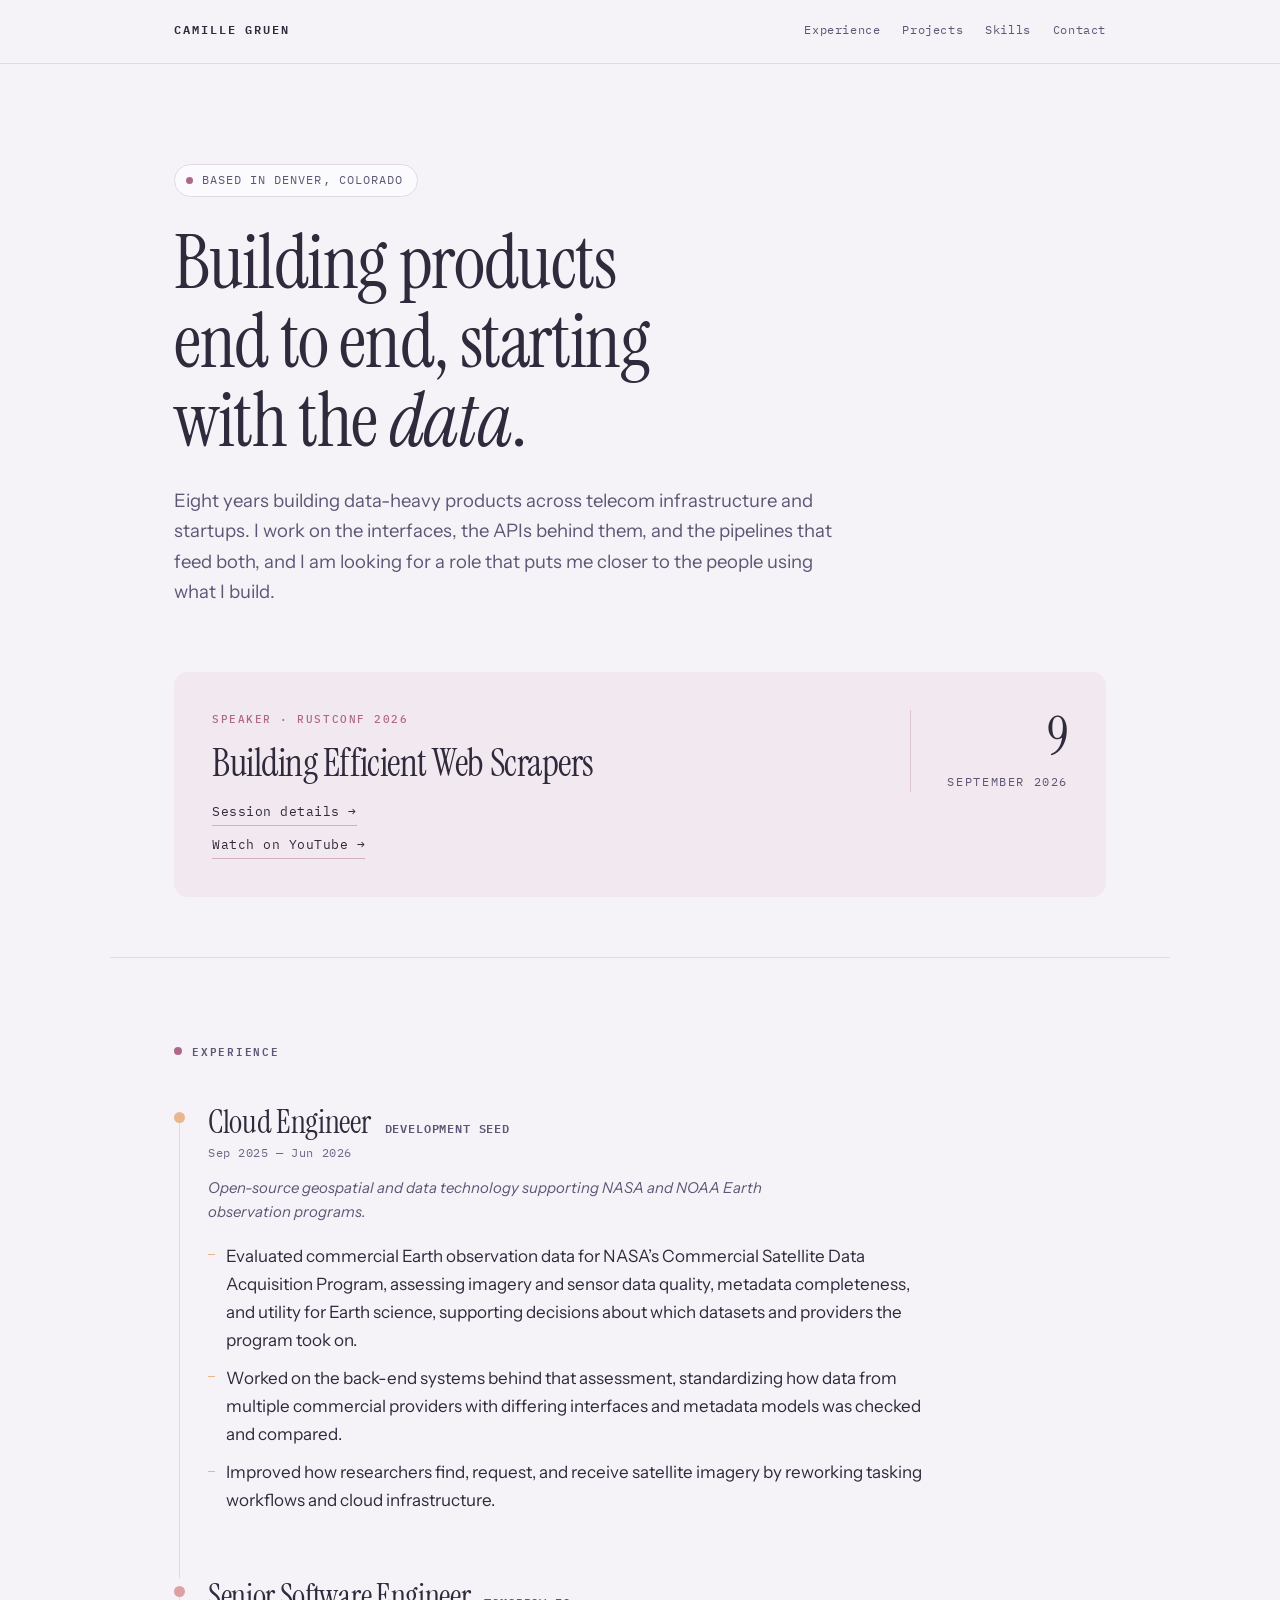
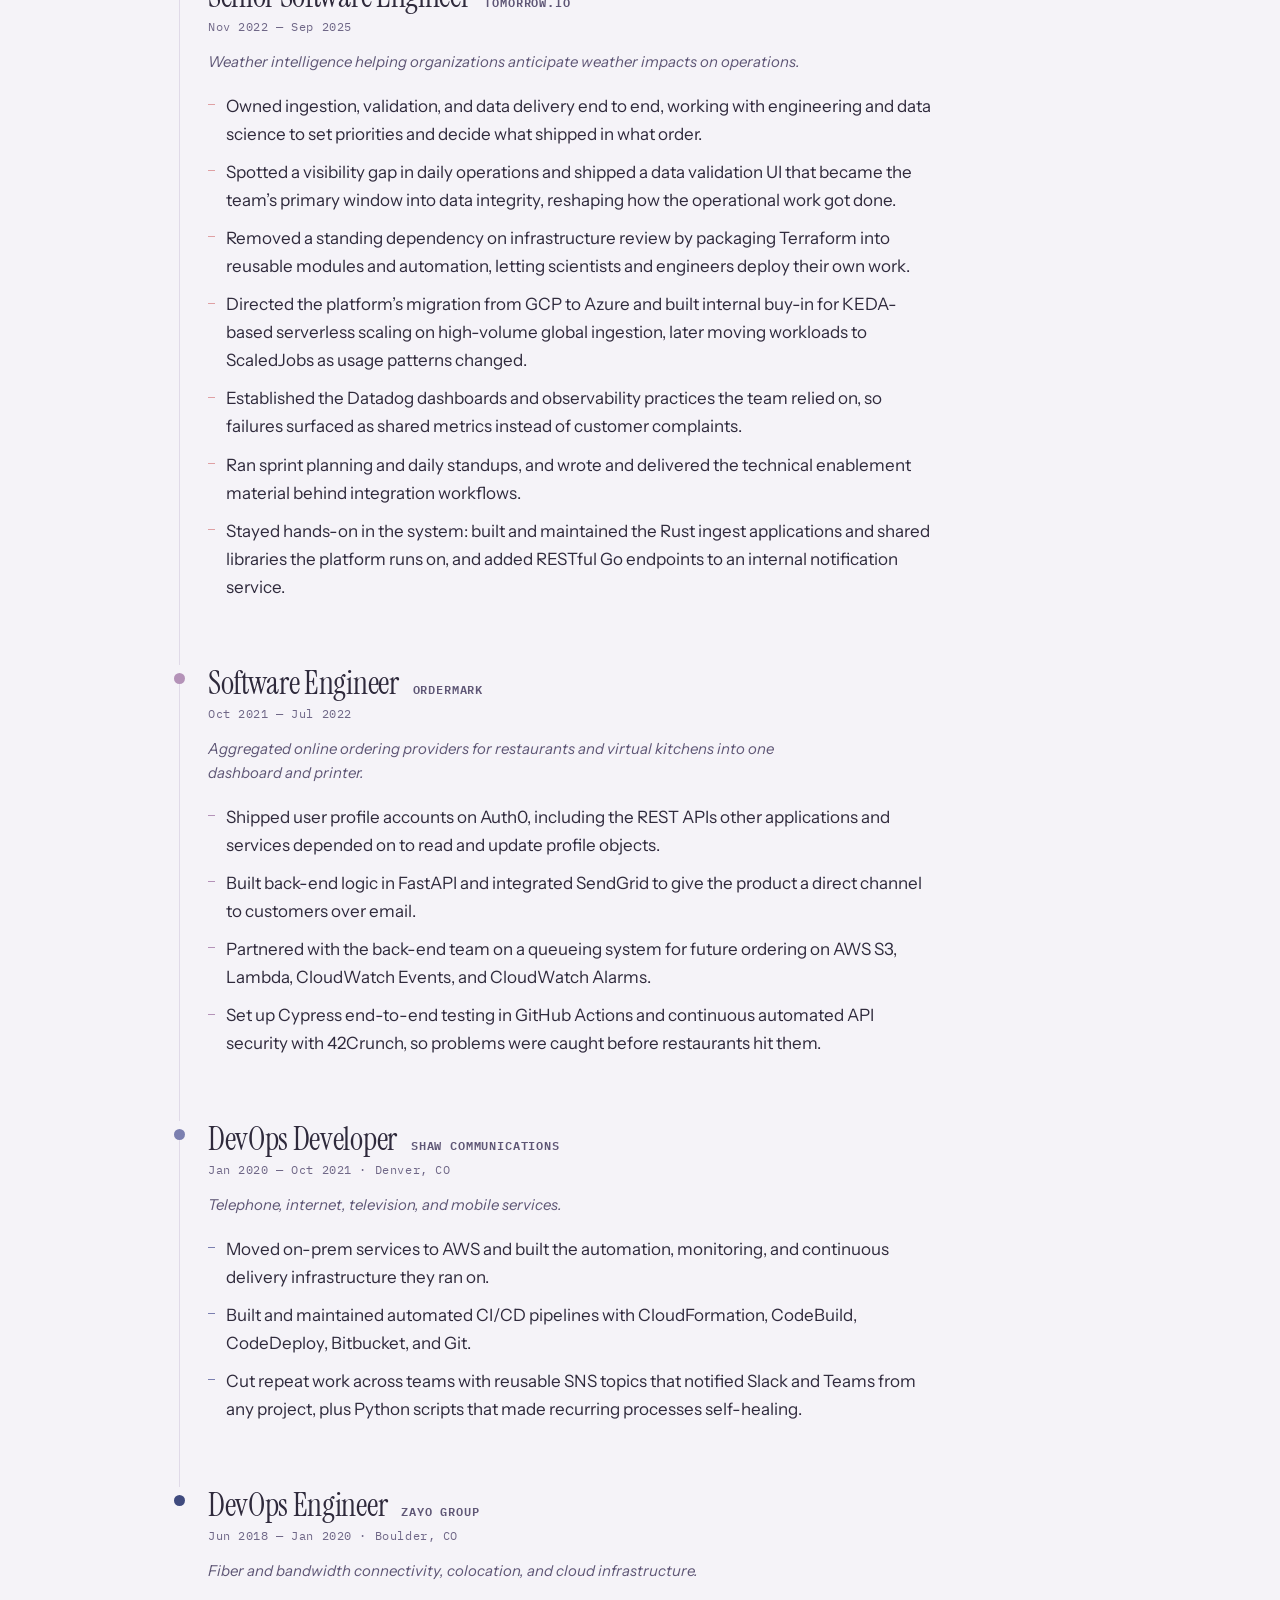
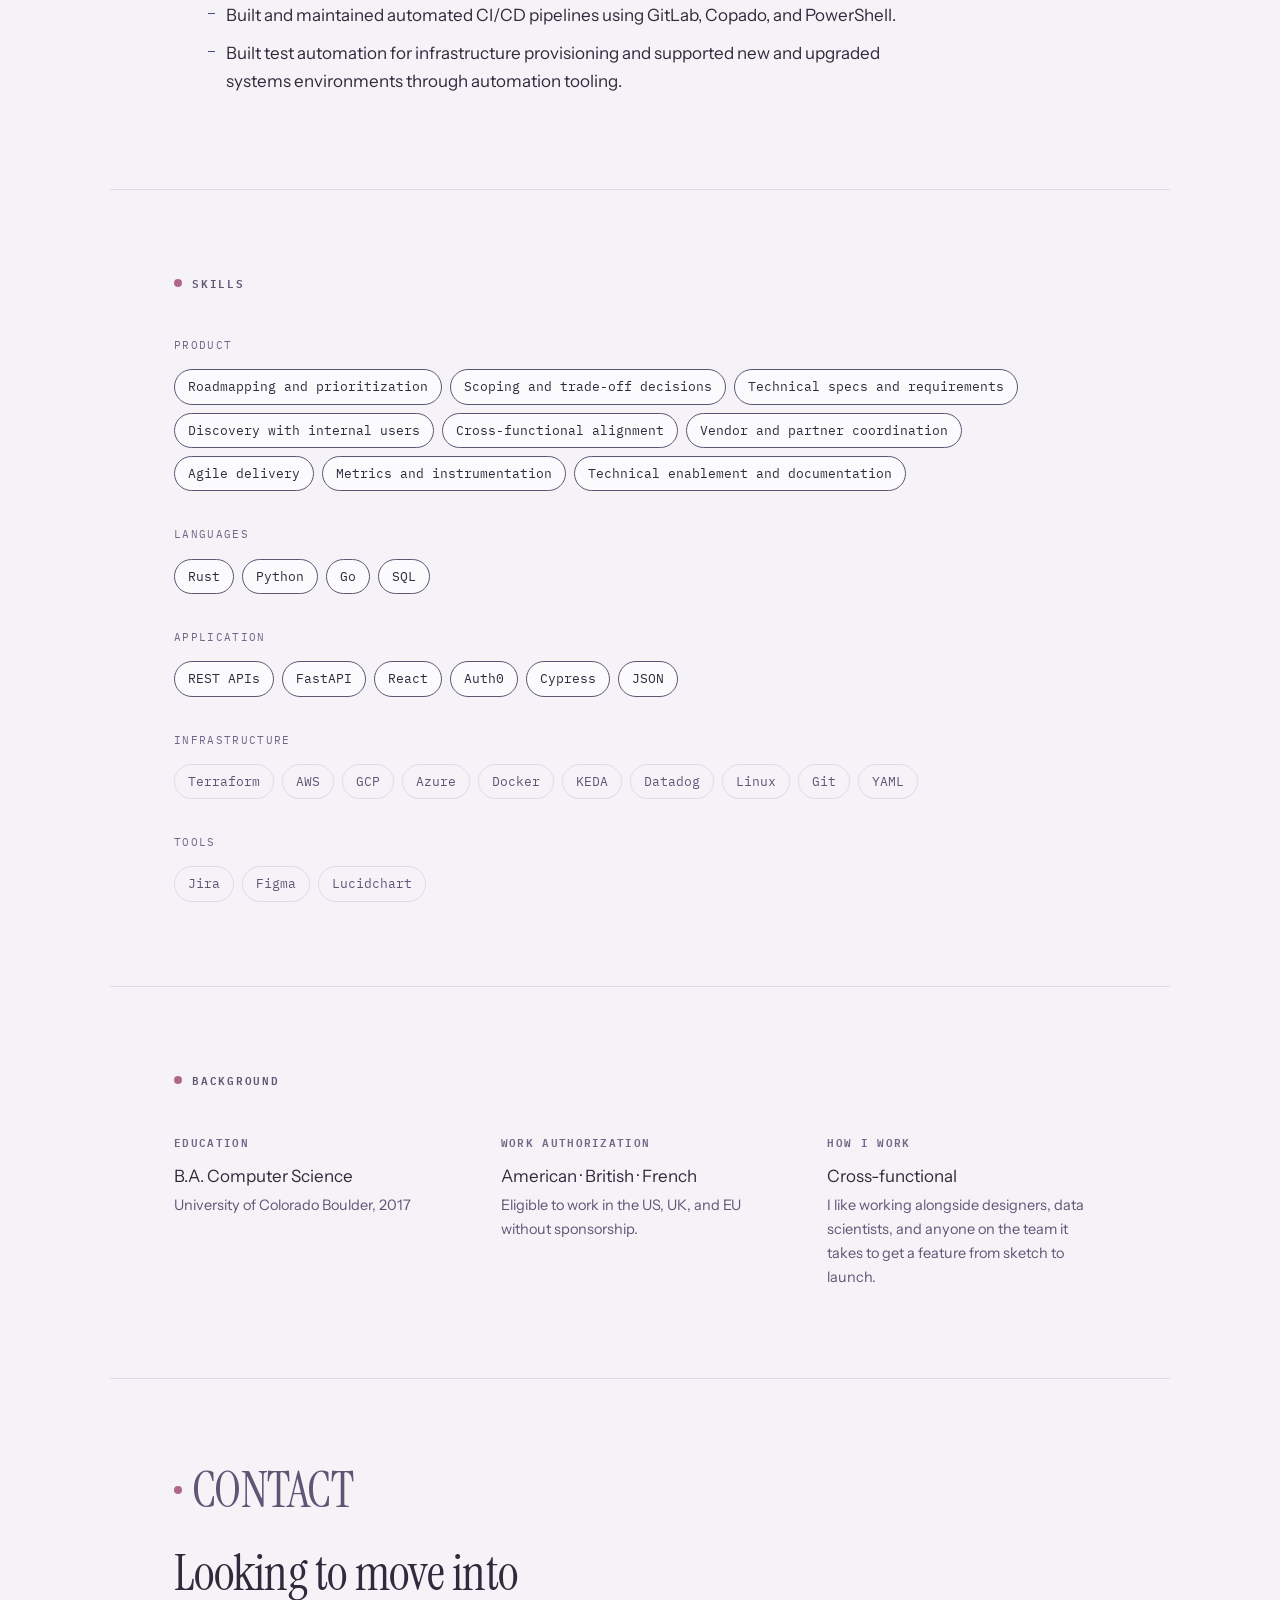
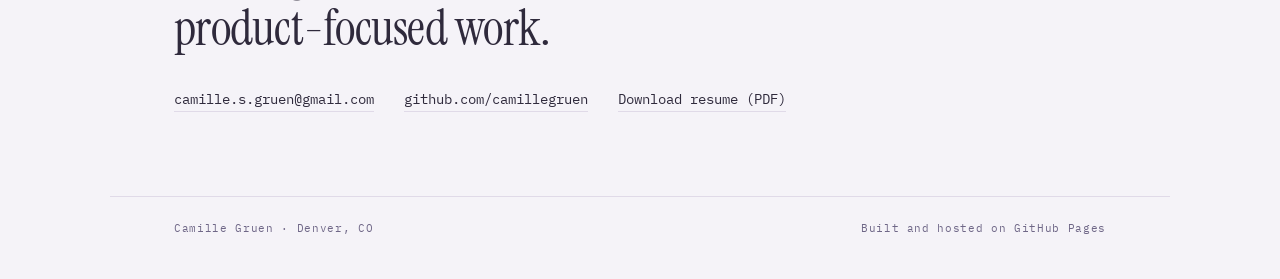
<file: index.html>
<!DOCTYPE html>
<html lang="en">
<head>
<meta charset="utf-8">
<meta name="viewport" content="width=device-width, initial-scale=1">
<title>Camille Gruen</title>
<meta name="description" content="Eight years building data-heavy products across telecom infrastructure and startups — the interfaces, the APIs behind them, and the pipelines that feed both. Now moving toward product-focused work.">
<meta name="author" content="Camille Gruen">
<meta property="og:title" content="Camille Gruen">
<meta property="og:description" content="I build products end to end, starting with the data.">
<meta property="og:type" content="profile">
<link rel="preconnect" href="https://fonts.googleapis.com">
<link rel="preconnect" href="https://fonts.gstatic.com" crossorigin>
<link href="https://fonts.googleapis.com/css2?family=IBM+Plex+Mono:wght@400;500;600&family=Instrument+Sans:ital,wght@0,400;0,500;0,600;1,400&family=Instrument+Serif:ital@0;1&display=swap" rel="stylesheet">
<link rel="icon" href="favicon.svg" type="image/svg+xml">
<link rel="stylesheet" href="style.css">
</head>

<body>
<a class="skip" href="#main">Skip to content</a>

<header class="masthead">
  <div class="wrap">
    <a class="mark" href="index.html">Camille Gruen</a>
    <nav aria-label="Sections">
      <a href="#experience">Experience</a>
      <a href="projects.html">Projects</a>
      <!-- <a href="blog.html">Blog</a> -->
      <a href="#skills">Skills</a>
      <a href="#contact">Contact</a>
    </nav>
  </div>
</header>

<main id="main">

  <section class="hero wrap">
    <p class="available"><span class="dot" aria-hidden="true"></span>Based in Denver, Colorado</p>
    <h1>Building products end to end, starting with the <em>data</em>.</h1>
    <p class="standfirst">
      Eight years building data-heavy products across telecom infrastructure and startups.
      I work on the interfaces, the APIs behind them, and the pipelines that feed both, and I am looking
      for a role that puts me closer to the people using what I build.
      <!-- Most recently at
      <strong>Development Seed</strong>, on NASA&rsquo;s Commercial Satellite Data Acquisition Program. -->
    </p>

    <div class="billing">
      <div class="billing-main">
        <p class="eyebrow">Speaker &middot; RustConf 2026</p>
        <h2>Building Efficient Web Scrapers</h2>
        <!-- <p class="where">Room 511, Palais des Congr&egrave;s de Montr&eacute;al &middot; In person and online</p> -->
        <a class="conf-link" href="https://rustconf2026.sched.com/event/2KIv0">Session details &rarr;</a>
        <a class="youtube-link" href="https://www.youtube.com/watch?v=LARaZ6JFO1Y">Watch on YouTube &rarr;</a>
      </div>
      <div class="billing-date">
        <span class="day">9</span>
        <span class="mon">September 2026</span>
      </div>
    </div>
  </section>

  <section class="section wrap" id="experience">
    <h2 class="section-label">Experience</h2>

    <ol class="roles">

      <li class="role rise" style="--node:var(--r5)">
        <div class="role-top">
          <h3>Cloud Engineer</h3>
          <span class="co-name">Development Seed</span>
        </div>
        <p class="meta">Sep 2025 — Jun 2026</p>
        <p class="about">Open-source geospatial and data technology supporting NASA and NOAA Earth observation programs.</p>
        <ul>
          <li>Evaluated commercial Earth observation data for NASA&rsquo;s Commercial Satellite Data Acquisition Program, assessing imagery and sensor data quality, metadata completeness, and utility for Earth science, supporting decisions about which datasets and providers the program took on.</li>
          <li>Worked on the back-end systems behind that assessment, standardizing how data from multiple commercial providers with differing interfaces and metadata models was checked and compared.</li>
          <li>Improved how researchers find, request, and receive satellite imagery by reworking tasking workflows and cloud infrastructure.</li>
        </ul>
      </li>

      <li class="role rise" style="--node:var(--r4)">
        <div class="role-top">
          <h3>Senior Software Engineer</h3>
          <span class="co-name">Tomorrow.io</span>
        </div>
        <p class="meta">Nov 2022 — Sep 2025</p>
        <p class="about">Weather intelligence helping organizations anticipate weather impacts on operations.</p>
        <ul>
          <li>Owned ingestion, validation, and data delivery end to end, working with engineering and data science to set priorities and decide what shipped in what order.</li>
          <li>Spotted a visibility gap in daily operations and shipped a data validation UI that became the team&rsquo;s primary window into data integrity, reshaping how the operational work got done.</li>
          <li>Removed a standing dependency on infrastructure review by packaging Terraform into reusable modules and automation, letting scientists and engineers deploy their own work.</li>
          <li>Directed the platform&rsquo;s migration from GCP to Azure and built internal buy-in for KEDA-based serverless scaling on high-volume global ingestion, later moving workloads to ScaledJobs as usage patterns changed.</li>
          <li>Established the Datadog dashboards and observability practices the team relied on, so failures surfaced as shared metrics instead of customer complaints.</li>
          <li>Ran sprint planning and daily standups, and wrote and delivered the technical enablement material behind integration workflows.</li>
          <li>Stayed hands-on in the system: built and maintained the Rust ingest applications and shared libraries the platform runs on, and added RESTful Go endpoints to an internal notification service.</li>
        </ul>
      </li>

      <li class="role rise" style="--node:var(--r3)">
        <div class="role-top">
          <h3>Software Engineer</h3>
          <span class="co-name">Ordermark</span>
        </div>
        <p class="meta">Oct 2021 — Jul 2022</p>
        <p class="about">Aggregated online ordering providers for restaurants and virtual kitchens into one dashboard and printer.</p>
        <ul>
          <li>Shipped user profile accounts on Auth0, including the REST APIs other applications and services depended on to read and update profile objects.</li>
          <li>Built back-end logic in FastAPI and integrated SendGrid to give the product a direct channel to customers over email.</li>
          <li>Partnered with the back-end team on a queueing system for future ordering on AWS S3, Lambda, CloudWatch Events, and CloudWatch Alarms.</li>
          <li>Set up Cypress end-to-end testing in GitHub Actions and continuous automated API security with 42Crunch, so problems were caught before restaurants hit them.</li>
        </ul>
      </li>

      <li class="role rise" style="--node:var(--r2)">
        <div class="role-top">
          <h3>DevOps Developer</h3>
          <span class="co-name">Shaw Communications</span>
        </div>
        <p class="meta">Jan 2020 — Oct 2021 · Denver, CO</p>
        <p class="about">Telephone, internet, television, and mobile services.</p>
        <ul>
          <li>Moved on-prem services to AWS and built the automation, monitoring, and continuous delivery infrastructure they ran on.</li>
          <li>Built and maintained automated CI/CD pipelines with CloudFormation, CodeBuild, CodeDeploy, Bitbucket, and Git.</li>
          <li>Cut repeat work across teams with reusable SNS topics that notified Slack and Teams from any project, plus Python scripts that made recurring processes self-healing.</li>
        </ul>
      </li>

      <li class="role rise" style="--node:var(--r1)">
        <div class="role-top">
          <h3>DevOps Engineer</h3>
          <span class="co-name">Zayo Group</span>
        </div>
        <p class="meta">Jun 2018 — Jan 2020 · Boulder, CO</p>
        <p class="about">Fiber and bandwidth connectivity, colocation, and cloud infrastructure.</p>
        <ul>
          <li>Built and maintained automated CI/CD pipelines using GitLab, Copado, and PowerShell.</li>
          <li>Built test automation for infrastructure provisioning and supported new and upgraded systems environments through automation tooling.</li>
        </ul>
      </li>

    </ol>
  </section>

  <section class="section wrap" id="skills">
    <h2 class="section-label">Skills</h2>

    <div class="tier">
      <p class="tier-name">Product</p>
      <ul class="chips">
        <li>Roadmapping and prioritization</li>
        <li>Scoping and trade-off decisions</li>
        <li>Technical specs and requirements</li>
        <li>Discovery with internal users</li>
        <li>Cross-functional alignment</li>
        <li>Vendor and partner coordination</li>
        <li>Agile delivery</li>
        <li>Metrics and instrumentation</li>
        <li>Technical enablement and documentation</li>
      </ul>
    </div>

    <div class="tier">
      <p class="tier-name">Languages</p>
      <ul class="chips">
        <li>Rust</li><li>Python</li><li>Go</li><li>SQL</li>
      </ul>
    </div>

    <div class="tier">
      <p class="tier-name">Application</p>
      <ul class="chips">
        <li>REST APIs</li><li>FastAPI</li><li>React</li><li>Auth0</li><li>Cypress</li><li>JSON</li>
      </ul>
    </div>

    <div class="tier">
      <p class="tier-name">Infrastructure</p>
      <ul class="chips soft">
        <li>Terraform</li><li>AWS</li><li>GCP</li><li>Azure</li><li>Docker</li>
        <li>KEDA</li><li>Datadog</li><li>Linux</li><li>Git</li><li>YAML</li>
      </ul>
    </div>

    <div class="tier">
      <p class="tier-name">Tools</p>
      <ul class="chips soft">
        <li>Jira</li><li>Figma</li><li>Lucidchart</li>
      </ul>
    </div>
  </section>

  <section class="section wrap">
    <h2 class="section-label">Background</h2>
    <div class="facts">
      <div class="fact">
        <h3>Education</h3>
        <p>B.A. Computer Science</p>
        <p class="sub">University of Colorado Boulder, 2017</p>
      </div>
      <div class="fact">
        <h3>Work authorization</h3>
        <p>American · British · French</p>
        <p class="sub">Eligible to work in the US, UK, and EU without sponsorship.</p>
      </div>
      <div class="fact">
        <h3>How I work</h3>
        <p>Cross-functional</p>
        <p class="sub">I like working alongside designers, data scientists, and anyone on the team it takes to get a feature from sketch to launch.</p>
      </div>
    </div>
  </section>

  <section class="section wrap contact" id="contact">
    <h2 class="section-label">Contact</h2>
    <h2>Looking to move into product-focused work.</h2>
    <ul class="links">
      <li><a href="mailto:camille.s.gruen@gmail.com">camille.s.gruen@gmail.com</a></li>
      <li><a href="https://github.com/camillegruen">github.com/camillegruen</a></li>
      <!-- <li><a href="projects.html">Selected work</a></li> -->
      <li><a href="resume.pdf">Download resume (PDF)</a></li>
    </ul>
  </section>

</main>

<footer class="wrap colophon">
  <span>Camille Gruen · Denver, CO</span>
  <span>Built and hosted on GitHub Pages</span>
</footer>

<script>
(function () {
  var reduce = window.matchMedia('(prefers-reduced-motion: reduce)').matches;
  var items = document.querySelectorAll('.rise');
  if (reduce || !('IntersectionObserver' in window)) {
    items.forEach(function (el) { el.classList.add('in'); });
    return;
  }
  var io = new IntersectionObserver(function (entries) {
    entries.forEach(function (entry) {
      if (entry.isIntersecting) {
        entry.target.classList.add('in');
        io.unobserve(entry.target);
      }
    });
  }, { rootMargin: '0px 0px -8% 0px', threshold: 0.05 });
  items.forEach(function (el) { io.observe(el); });
})();
</script>
</body>
</html>
</file>
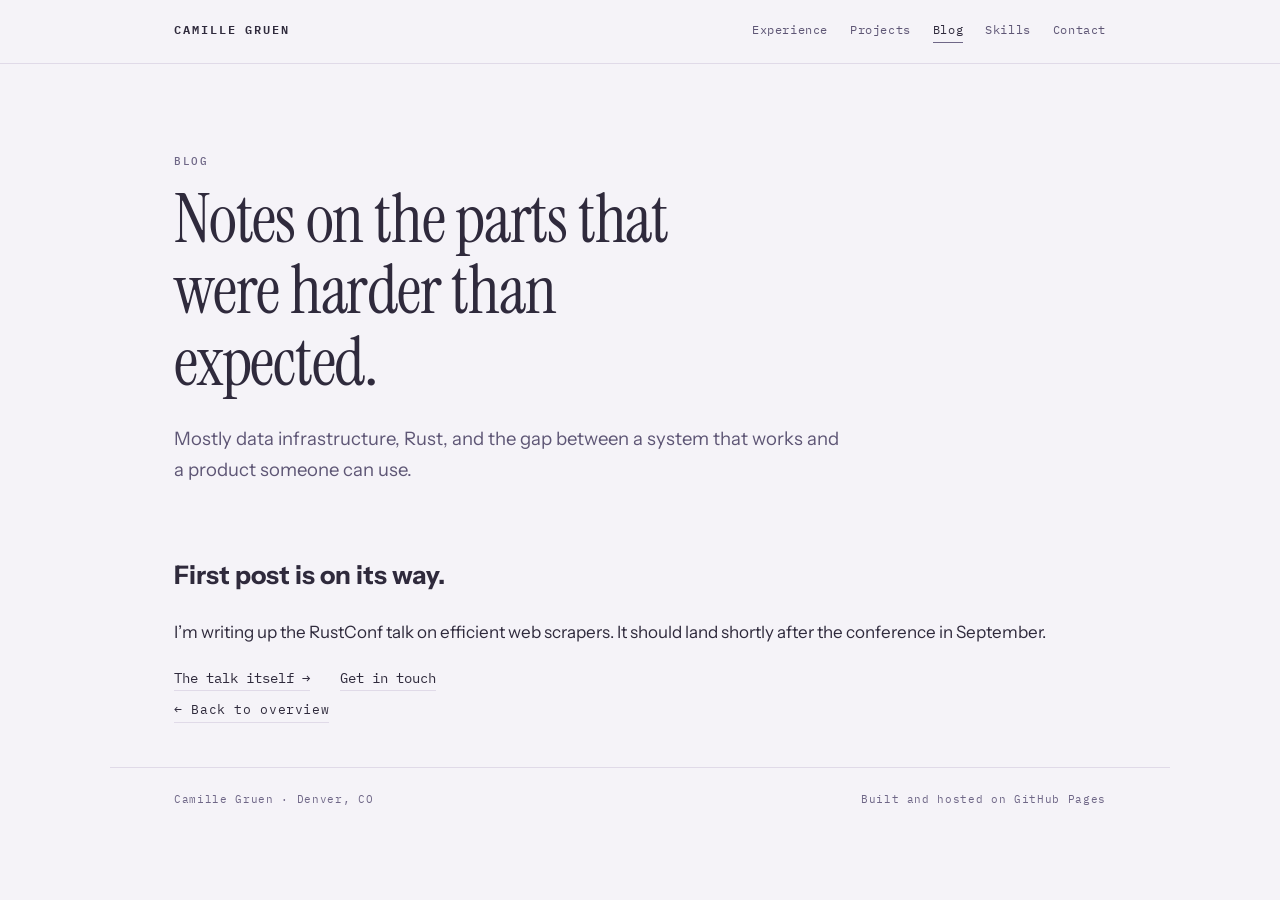
<file: blog.html>
<!DOCTYPE html>
<html lang="en">
<head>
<meta charset="utf-8">
<meta name="viewport" content="width=device-width, initial-scale=1">
<title>Blog — Camille Gruen</title>
<meta name="description" content="Notes on data infrastructure, Rust, and building products where the data is the hard part.">
<meta name="author" content="Camille Gruen">
<meta property="og:title" content="Blog — Camille Gruen">
<meta property="og:description" content="Notes on data infrastructure, Rust, and product work.">
<link rel="preconnect" href="https://fonts.googleapis.com">
<link rel="preconnect" href="https://fonts.gstatic.com" crossorigin>
<link href="https://fonts.googleapis.com/css2?family=IBM+Plex+Mono:wght@400;500;600&family=Instrument+Sans:ital,wght@0,400;0,500;0,600;1,400&family=Instrument+Serif:ital@0;1&display=swap" rel="stylesheet">
<link rel="icon" href="favicon.svg" type="image/svg+xml">
<link rel="stylesheet" href="style.css">
</head>

<body>
<a class="skip" href="#main">Skip to content</a>

<header class="masthead">
  <div class="wrap">
    <a class="mark" href="index.html">Camille Gruen</a>
    <nav aria-label="Sections">
      <a href="index.html#experience">Experience</a>
      <a href="projects.html">Projects</a>
      <a href="blog.html" aria-current="page">Blog</a>
      <a href="index.html#skills">Skills</a>
      <a href="index.html#contact">Contact</a>
    </nav>
  </div>
</header>

<main id="main">

  <section class="page-head wrap">
    <p class="eyebrow">Blog</p>
    <h1>Notes on the parts that were harder than expected.</h1>
    <p class="standfirst">
      Mostly data infrastructure, Rust, and the gap between a system that works and a
      product someone can use.
    </p>
  </section>

  <div class="wrap">

    <!-- EMPTY STATE
         Delete this whole <div class="empty"> block once you publish your first post. -->
    <div class="empty">
      <h2>First post is on its way.</h2>
      <p>
        I&rsquo;m writing up the RustConf talk on efficient web scrapers. It should land shortly
        after the conference in September.
      </p>
      <ul class="links">
        <li><a href="https://rustconf2026.sched.com/event/2KIv0">The talk itself &rarr;</a></li>
        <li><a href="index.html#contact">Get in touch</a></li>
      </ul>
    </div>

    <!-- POST LIST
         To publish a post:
           1. Copy post-template.html to a new file, e.g. efficient-web-scrapers.html
           2. Fill in the title, date and body in that file
           3. Uncomment the <ol> below and copy one <li> per post
           4. Delete the "empty" block above
         Keep newest first. -->

    <!--
    <ol class="post-list">

      <li class="post-item">
        <a href="efficient-web-scrapers.html">
          <p class="meta">12 September 2026 · 8 min</p>
          <h2>Building efficient web scrapers</h2>
          <p>The write-up of my RustConf talk: why most scrapers are slow for reasons
             that have nothing to do with the network.</p>
        </a>
      </li>

      <li class="post-item">
        <a href="second-post.html">
          <p class="meta">1 October 2026 · 5 min</p>
          <h2>Post title goes here</h2>
          <p>One or two sentences that tell someone whether this is worth their time.
             Not a teaser — say what the post argues.</p>
        </a>
      </li>

    </ol>
    -->

  </div>

  <div class="wrap">
    <a class="backlink" href="index.html">&larr; Back to overview</a>
  </div>

</main>

<footer class="wrap colophon">
  <span>Camille Gruen · Denver, CO</span>
  <span>Built and hosted on GitHub Pages</span>
</footer>

</body>
</html>
</file>
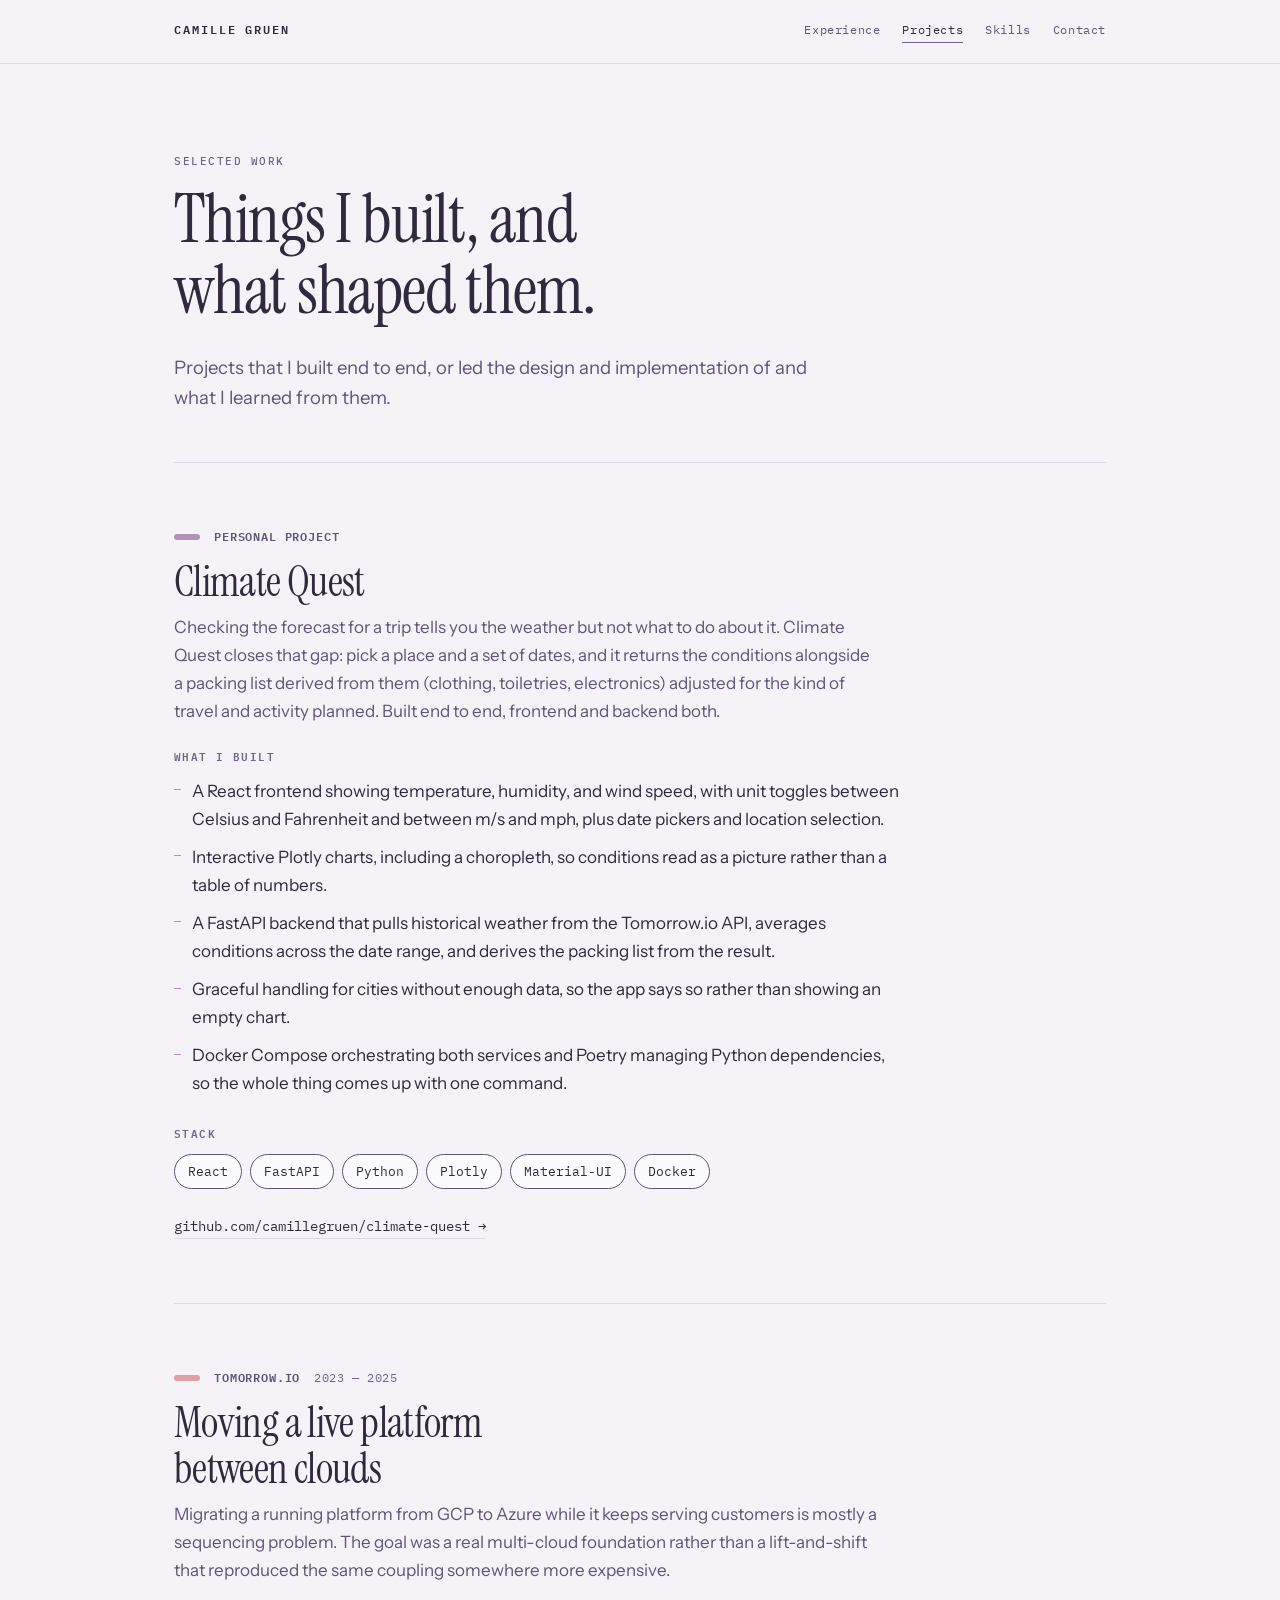
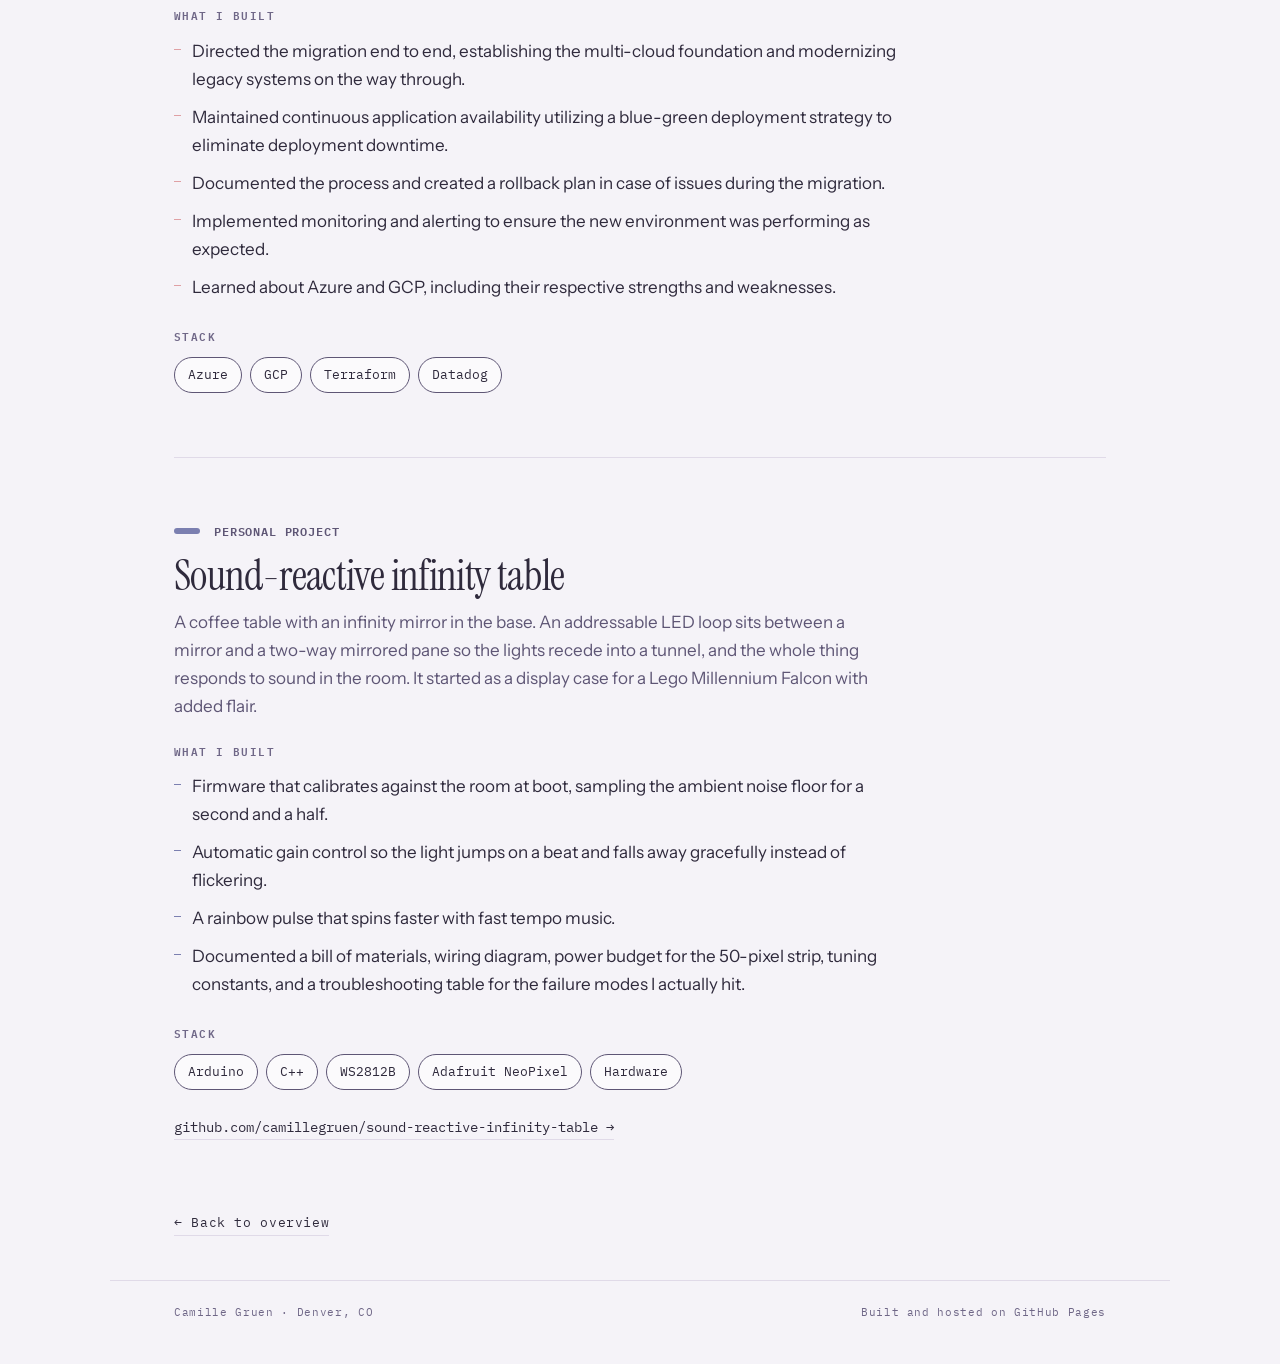
<file: projects.html>
<!DOCTYPE html>
<html lang="en">
<head>
<meta charset="utf-8">
<meta name="viewport" content="width=device-width, initial-scale=1">
<title>Selected work — Camille Gruen</title>
<meta name="description" content="Things I built: a weather and travel-planning app, a live multi-cloud migration, and a sound reactive infinity table.">
<meta name="author" content="Camille Gruen">
<meta property="og:title" content="Selected work — Camille Gruen">
<meta property="og:description" content="Things I built, and what shaped them.">
<link rel="preconnect" href="https://fonts.googleapis.com">
<link rel="preconnect" href="https://fonts.gstatic.com" crossorigin>
<link href="https://fonts.googleapis.com/css2?family=IBM+Plex+Mono:wght@400;500;600&family=Instrument+Sans:ital,wght@0,400;0,500;0,600;1,400&family=Instrument+Serif:ital@0;1&display=swap" rel="stylesheet">
<link rel="icon" href="favicon.svg" type="image/svg+xml">
<link rel="stylesheet" href="style.css">
</head>

<body>
<a class="skip" href="#main">Skip to content</a>

<header class="masthead">
  <div class="wrap">
    <a class="mark" href="index.html">Camille Gruen</a>
    <nav aria-label="Sections">
      <a href="index.html#experience">Experience</a>
      <a href="projects.html" aria-current="page">Projects</a>
      <a href="index.html#skills">Skills</a>
      <a href="index.html#contact">Contact</a>
    </nav>
  </div>
</header>

<main id="main">

  <section class="page-head wrap">
    <p class="eyebrow">Selected work</p>
    <h1>Things I built, and what shaped them.</h1>
    <p class="standfirst">
      Projects that I built end to end, or led the design and implementation of and what I learned from them.
    </p>
  </section>

  <div class="wrap">
    <ol class="projects">

      <li class="project rise" style="--node:var(--r3)">
        <div class="project-top">
          <span class="era" aria-hidden="true"></span>
          <span class="co-name">Personal project</span>
        </div>
        <h2>Climate Quest</h2>
        <p class="context">
          Checking the forecast for a trip tells you the weather but not what to do about it.
          Climate Quest closes that gap: pick a place and a set of dates, and it returns the
          conditions alongside a packing list derived from them (clothing, toiletries,
          electronics) adjusted for the kind of travel and activity planned. Built end
          to end, frontend and backend both.
        </p>
        <h3>What I built</h3>
        <ul class="did">
          <li>A React frontend showing temperature, humidity, and wind speed, with unit toggles between Celsius and Fahrenheit and between m/s and mph, plus date pickers and location selection.</li>
          <li>Interactive Plotly charts, including a choropleth, so conditions read as a picture rather than a table of numbers.</li>
          <li>A FastAPI backend that pulls historical weather from the Tomorrow.io API, averages conditions across the date range, and derives the packing list from the result.</li>
          <li>Graceful handling for cities without enough data, so the app says so rather than showing an empty chart.</li>
          <li>Docker Compose orchestrating both services and Poetry managing Python dependencies, so the whole thing comes up with one command.</li>
        </ul>
        <h3>Stack</h3>
        <ul class="chips">
          <li>React</li><li>FastAPI</li><li>Python</li><li>Plotly</li><li>Material-UI</li><li>Docker</li>
        </ul>
        <ul class="links" style="margin-top:22px">
          <li><a href="https://github.com/camillegruen/climate-quest">github.com/camillegruen/climate-quest &rarr;</a></li>
        </ul>
      </li>

      <li class="project rise" style="--node:var(--r4)">
        <div class="project-top">
          <span class="era" aria-hidden="true"></span>
          <span class="co-name">Tomorrow.io</span>
          <span class="meta" style="margin:0">2023 — 2025</span>
        </div>
        <h2>Moving a live platform between clouds</h2>
        <p class="context">
          Migrating a running platform from GCP to Azure while it keeps serving customers is
          mostly a sequencing problem. The goal was a real multi-cloud foundation rather than a
          lift-and-shift that reproduced the same coupling somewhere more expensive.
        </p>
        <h3>What I built</h3>
        <ul class="did">
          <li>Directed the migration end to end, establishing the multi-cloud foundation and modernizing legacy systems on the way through.</li>
          <li>Maintained continuous application availability utilizing a blue-green deployment strategy to eliminate deployment downtime.</li>
          <li>Documented the process and created a rollback plan in case of issues during the migration.</li>
          <li>Implemented monitoring and alerting to ensure the new environment was performing as expected.</li>
          <li>Learned about Azure and GCP, including their respective strengths and weaknesses.</li>
        </ul>
        <h3>Stack</h3>
        <ul class="chips">
          <li>Azure</li><li>GCP</li><li>Terraform</li><li>Datadog</li>
        </ul>
      </li>


      <li class="project rise" style="--node:var(--r2)">
        <div class="project-top">
          <span class="era" aria-hidden="true"></span>
          <span class="co-name">Personal project</span>
        </div>
        <h2>Sound-reactive infinity table</h2>
        <p class="context">
          A coffee table with an infinity mirror in the base. An addressable LED loop sits
          between a mirror and a two-way mirrored pane so the lights recede into a tunnel, and
          the whole thing responds to sound in the room. It started as a display case for a
          Lego Millennium Falcon with added flair. 
        </p>
        <h3>What I built</h3>
        <ul class="did">
          <li>Firmware that calibrates against the room at boot, sampling the ambient noise floor for a second and a half.</li>
          <li>Automatic gain control so the light jumps on a beat and falls away gracefully instead of flickering.</li>
          <li>A rainbow pulse that spins faster with fast tempo music.</li>
          <li>Documented a bill of materials, wiring diagram, power budget for the 50-pixel strip, tuning constants, and a troubleshooting table for the failure modes I actually hit.</li>
        </ul>
        <h3>Stack</h3>
        <ul class="chips">
          <li>Arduino</li><li>C++</li><li>WS2812B</li><li>Adafruit NeoPixel</li><li>Hardware</li>
        </ul>
        <ul class="links" style="margin-top:22px">
          <li><a href="https://github.com/camillegruen/sound-reactive-infinity-table">github.com/camillegruen/sound-reactive-infinity-table &rarr;</a></li>
        </ul>
      </li>

    </ol>
  </div>

  <div class="wrap">
    <a class="backlink" href="index.html">&larr; Back to overview</a>
  </div>

</main>

<footer class="wrap colophon">
  <span>Camille Gruen · Denver, CO</span>
  <span>Built and hosted on GitHub Pages</span>
</footer>

<script>
(function () {
  var reduce = window.matchMedia('(prefers-reduced-motion: reduce)').matches;
  var items = document.querySelectorAll('.rise');
  if (reduce || !('IntersectionObserver' in window)) {
    items.forEach(function (el) { el.classList.add('in'); });
    return;
  }
  var io = new IntersectionObserver(function (entries) {
    entries.forEach(function (entry) {
      if (entry.isIntersecting) {
        entry.target.classList.add('in');
        io.unobserve(entry.target);
      }
    });
  }, { rootMargin: '0px 0px -8% 0px', threshold: 0.05 });
  items.forEach(function (el) { io.observe(el); });
})();
</script>
</body>
</html>
</file>
<file: style.css>
/* Camille Gruen — shared styles
   Palette: Earth's limb at dawn from orbit. Indigo → periwinkle → mauve → rose → haze.
   The ramp still encodes era: r1 is 2018, r5 is now. */

:root{
  --paper:      #F5F3F8;
  --paper-lift: #FBFAFC;
  --tint:       #F1E9EF;
  --ink:        #2F2A3C;
  --ink-2:      #5E5675;
  --ink-3:      #6F6787;
  --rule:       #E0DAE8;
  --accent:     #B0688A;

  --r1: #3F4A7E;
  --r2: #7B7FB0;
  --r3: #B492B8;
  --r4: #DFA0A4;
  --r5: #E9B78F;

  --display: "Instrument Serif", Georgia, serif;
  --body:    "Instrument Sans", ui-sans-serif, system-ui, sans-serif;
  --mono:    "IBM Plex Mono", ui-monospace, "SF Mono", monospace;

  --gut: clamp(20px, 5vw, 64px);
  --maxw: 1060px;
}

*,*::before,*::after{ box-sizing:border-box; }
html{ -webkit-text-size-adjust:100%; scroll-behavior:smooth; }

body{
  margin:0;
  background:var(--paper);
  color:var(--ink);
  font-family:var(--body);
  font-size:clamp(15px,0.55vw + 13.5px,17px);
  line-height:1.65;
  -webkit-font-smoothing:antialiased;
}

a{ color:inherit; }

.wrap{
  max-width:var(--maxw);
  margin:0 auto;
  padding-inline:var(--gut);
}

.eyebrow{
  font-family:var(--mono);
  font-size:11px;
  font-weight:500;
  letter-spacing:.14em;
  text-transform:uppercase;
  color:var(--ink-3);
  margin:0;
}

/* ── Masthead ─────────────────────────────────── */
.masthead{ border-bottom:1px solid var(--rule); }
.masthead .wrap{
  display:flex;
  flex-wrap:wrap;
  gap:8px 24px;
  align-items:baseline;
  justify-content:space-between;
  padding-block:20px;
}
.mark{
  font-family:var(--mono);
  font-size:12px;
  font-weight:600;
  letter-spacing:.16em;
  text-transform:uppercase;
  text-decoration:none;
}
.masthead nav{
  display:flex;
  gap:22px;
  font-family:var(--mono);
  font-size:12px;
  letter-spacing:.05em;
}
.masthead nav a{
  color:var(--ink-2);
  text-decoration:none;
  padding-bottom:2px;
  border-bottom:1px solid transparent;
  transition:color .15s, border-color .15s;
}
.masthead nav a:hover,
.masthead nav a:focus-visible{ color:var(--ink); border-bottom-color:var(--accent); }
.masthead nav a[aria-current="page"]{ color:var(--ink); border-bottom-color:var(--ink-3); }

/* ── Hero ─────────────────────────────────────── */
.hero{ padding-block:clamp(48px,9vw,100px) clamp(36px,6vw,60px); }

.available{
  display:inline-flex;
  align-items:center;
  gap:9px;
  font-family:var(--mono);
  font-size:11.5px;
  letter-spacing:.09em;
  text-transform:uppercase;
  color:var(--ink-2);
  background:var(--paper-lift);
  border:1px solid var(--rule);
  border-radius:100px;
  padding:6px 14px 6px 11px;
  margin:0 0 26px;
}
.available .dot{
  width:7px; height:7px;
  border-radius:50%;
  background:var(--accent);
  flex:none;
}

.hero h1{
  font-family:var(--display);
  font-weight:400;
  font-size:clamp(38px,7vw,76px);
  line-height:1.04;
  letter-spacing:-.018em;
  margin:0;
  max-width:15ch;
  text-wrap:balance;
}
.hero h1 em{ font-style:italic; }

.standfirst{
  margin:26px 0 0;
  max-width:56ch;
  font-size:clamp(16px,0.6vw + 14.6px,18.5px);
  color:var(--ink-2);
}
.standfirst strong{ color:var(--ink); font-weight:600; }

/* ── Speaking billing ─────────────────────────── */
.billing{
  margin-top:clamp(40px,6vw,64px);
  background:var(--tint);
  border-radius:14px;
  padding:clamp(24px,3.4vw,38px);
  display:grid;
  grid-template-columns:1fr auto;
  gap:28px 40px;
  align-items:start;
}
.billing-main{ min-width:0; }
.billing .eyebrow{ color:var(--accent); margin-bottom:14px; }

.billing h2{
  font-family:var(--display);
  font-weight:400;
  font-size:clamp(26px,3.1vw,38px);
  line-height:1.14;
  letter-spacing:-.012em;
  margin:0 0 10px;
  max-width:24ch;
}
.billing .where{
  font-family:var(--mono);
  font-size:12px;
  letter-spacing:.05em;
  color:var(--ink-2);
  margin:0;
}
.billing .conf-link,
.billing .youtube-link{
  display:block;
  width:fit-content;
  margin-top:16px;
  font-family:var(--mono);
  font-size:12.5px;
  letter-spacing:.04em;
  text-decoration:none;
  border-bottom:1px solid rgba(176,104,138,.45);
  padding-bottom:3px;
  transition:border-color .15s;
}
.billing .youtube-link{ margin-top:8px; }
.billing .conf-link:hover,
.billing .conf-link:focus-visible,
.billing .youtube-link:hover,
.billing .youtube-link:focus-visible{ border-bottom-color:var(--accent); 
}

.billing-date{
  text-align:right;
  border-left:1px solid rgba(176,104,138,.28);
  padding-left:36px;
}
.billing-date .day{
  font-family:var(--display);
  font-size:clamp(34px,4.4vw,54px);
  line-height:1;
  letter-spacing:-.02em;
  display:block;
}
.billing-date .mon{
  font-family:var(--mono);
  font-size:11.5px;
  letter-spacing:.14em;
  text-transform:uppercase;
  color:var(--ink-2);
  display:block;
  margin-top:9px;
}

@media (max-width:720px){
  .billing{ grid-template-columns:1fr; }
  .billing-date{
    text-align:left;
    border-left:0;
    border-top:1px solid rgba(176,104,138,.28);
    padding-left:0;
    padding-top:22px;
  }
}

/* ── Sections ─────────────────────────────────── */
.section{
  padding-block:clamp(46px,7vw,84px);
  border-top:1px solid var(--rule);
}
.section-label{
  font-family:var(--mono);
  font-size:11px;
  font-weight:600;
  letter-spacing:.16em;
  text-transform:uppercase;
  color:var(--ink-2);
  margin:0 0 clamp(28px,4vw,44px);
  display:flex;
  align-items:center;
  gap:10px;
}
.section-label::before{
  content:"";
  width:8px; height:8px;
  border-radius:50%;
  background:var(--accent);
  flex:none;
}

/* ── Experience ───────────────────────────────── */
.roles{ list-style:none; margin:0; padding:0; }

.role{
  position:relative;
  padding-left:34px;
  padding-bottom:clamp(34px,5vw,54px);
}
.role::before{
  content:"";
  position:absolute;
  left:5px; top:13px; bottom:0;
  width:1px;
  background:var(--rule);
}
.role:last-child{ padding-bottom:0; }
.role:last-child::before{ display:none; }
.role::after{
  content:"";
  position:absolute;
  left:0; top:8px;
  width:11px; height:11px;
  border-radius:50%;
  background:var(--node,var(--ink));
}

.role-top{
  display:flex;
  flex-wrap:wrap;
  align-items:baseline;
  gap:2px 14px;
  margin-bottom:3px;
}
.role h3{
  font-family:var(--display);
  font-weight:400;
  font-size:clamp(23px,1.7vw + 18px,32px);
  letter-spacing:-.01em;
  line-height:1.15;
  margin:0;
}
.co-name{
  font-family:var(--mono);
  font-size:12px;
  font-weight:600;
  letter-spacing:.07em;
  text-transform:uppercase;
  color:var(--ink-2);
}
.meta{
  font-family:var(--mono);
  font-size:11.5px;
  letter-spacing:.05em;
  color:var(--ink-3);
  margin:0 0 13px;
}
.about{
  margin:0 0 17px;
  max-width:62ch;
  font-size:15px;
  color:var(--ink-2);
  font-style:italic;
}
.role ul{ margin:0; padding:0; list-style:none; max-width:66ch; }
.role ul li{
  position:relative;
  padding-left:18px;
  margin-bottom:10px;
}
.role ul li::before{
  content:"";
  position:absolute;
  left:0; top:.72em;
  width:7px; height:1px;
  background:var(--node,var(--ink-3));
}

.promo{
  display:flex;
  align-items:center;
  gap:12px;
  margin:26px 0 20px;
  font-family:var(--mono);
  font-size:11px;
  letter-spacing:.11em;
  text-transform:uppercase;
  color:var(--ink-2);
}
.promo::after{ content:""; flex:1; height:1px; background:var(--rule); }
.promo .arrow{ color:var(--accent); font-size:13px; line-height:1; }

.subrole h4{
  font-family:var(--display);
  font-weight:400;
  font-size:20px;
  margin:0 0 2px;
}

/* ── Skills ───────────────────────────────────── */
.tier + .tier{ margin-top:34px; }
.tier-name{
  font-family:var(--mono);
  font-size:11px;
  letter-spacing:.12em;
  text-transform:uppercase;
  color:var(--ink-3);
  margin:0 0 15px;
}
.chips{ display:flex; flex-wrap:wrap; gap:8px; list-style:none; margin:0; padding:0; }
.chips li{
  font-family:var(--mono);
  font-size:13px;
  padding:6px 13px;
  border-radius:100px;
  border:1px solid var(--ink-2);
  background:var(--paper-lift);
}
.chips.soft li{
  border-color:var(--rule);
  color:var(--ink-2);
  background:transparent;
}

/* ── Facts ────────────────────────────────────── */
.facts{
  display:grid;
  grid-template-columns:repeat(auto-fit,minmax(230px,1fr));
  gap:clamp(28px,4vw,48px);
}
.fact h3{
  font-family:var(--mono);
  font-size:11px;
  font-weight:600;
  letter-spacing:.12em;
  text-transform:uppercase;
  color:var(--ink-3);
  margin:0 0 11px;
}
.fact p{ margin:0 0 4px; }
.fact .sub{ color:var(--ink-2); font-size:14.5px; }

/* ── Contact ──────────────────────────────────── */
.contact h2{
  font-family:var(--display);
  font-weight:400;
  font-size:clamp(30px,4.4vw,50px);
  letter-spacing:-.015em;
  line-height:1.1;
  margin:0 0 28px;
  max-width:17ch;
}
.links{ display:flex; flex-wrap:wrap; gap:12px 30px; list-style:none; margin:0; padding:0; }
.links a{
  font-family:var(--mono);
  font-size:14px;
  text-decoration:none;
  border-bottom:1px solid var(--rule);
  padding-bottom:3px;
  transition:border-color .15s;
}
.links a:hover,
.links a:focus-visible{ border-bottom-color:var(--accent); }

.colophon{
  border-top:1px solid var(--rule);
  padding-block:22px 42px;
  font-family:var(--mono);
  font-size:11px;
  letter-spacing:.06em;
  color:var(--ink-3);
  display:flex;
  flex-wrap:wrap;
  gap:6px 20px;
  justify-content:space-between;
}

/* ── Projects page ────────────────────────────── */
.page-head{ padding-block:clamp(44px,8vw,88px) clamp(28px,4vw,48px); }
.page-head h1{
  font-family:var(--display);
  font-weight:400;
  font-size:clamp(38px,6.4vw,68px);
  line-height:1.05;
  letter-spacing:-.018em;
  margin:14px 0 0;
  max-width:16ch;
}

.projects{ list-style:none; margin:0; padding:0; }

.project{
  padding-block:clamp(40px,5.5vw,64px);
  border-top:1px solid var(--rule);
}
.project-top{
  display:flex;
  flex-wrap:wrap;
  align-items:center;
  gap:8px 14px;
  margin-bottom:12px;
}
.project .era{
  width:26px; height:6px;
  border-radius:3px;
  background:var(--node,var(--ink-3));
  flex:none;
}
.project h2{
  font-family:var(--display);
  font-weight:400;
  font-size:clamp(26px,2.6vw + 16px,42px);
  line-height:1.1;
  letter-spacing:-.015em;
  margin:0 0 8px;
  max-width:22ch;
}
.project .context{
  margin:0 0 22px;
  max-width:64ch;
  color:var(--ink-2);
}
.project h3{
  font-family:var(--mono);
  font-size:11px;
  font-weight:600;
  letter-spacing:.13em;
  text-transform:uppercase;
  color:var(--ink-3);
  margin:0 0 12px;
}
.project ul.did{ list-style:none; margin:0 0 26px; padding:0; max-width:66ch; }
.project ul.did li{
  position:relative;
  padding-left:18px;
  margin-bottom:10px;
}
.project ul.did li::before{
  content:"";
  position:absolute;
  left:0; top:.72em;
  width:7px; height:1px;
  background:var(--node,var(--ink-3));
}

.backlink{
  display:inline-block;
  font-family:var(--mono);
  font-size:12.5px;
  letter-spacing:.05em;
  text-decoration:none;
  border-bottom:1px solid var(--rule);
  padding-bottom:3px;
  margin-block:8px 44px;
  transition:border-color .15s;
}
.backlink:hover,
.backlink:focus-visible{ border-bottom-color:var(--accent); }

/* ── Accessibility & motion ───────────────────── */
:focus-visible{ outline:2px solid var(--accent); outline-offset:3px; }

.skip{
  position:absolute; left:-9999px;
  background:var(--ink); color:var(--paper);
  font-family:var(--mono); font-size:13px;
  padding:10px 16px; border-radius:6px; z-index:10;
}
.skip:focus{ left:var(--gut); top:10px; }

.rise{ opacity:0; transform:translateY(14px); }
.rise.in{ opacity:1; transform:none; transition:opacity .6s ease, transform .6s ease; }

@media (prefers-reduced-motion: reduce){
  html{ scroll-behavior:auto; }
  *,*::before,*::after{ animation:none !important; transition:none !important; }
  .rise{ opacity:1 !important; transform:none !important; }
}

@media print{
  .masthead nav, .available, .backlink{ display:none; }
  body{ background:#fff; font-size:11pt; }
  .section, .project{ break-inside:avoid; }
}
</file>
